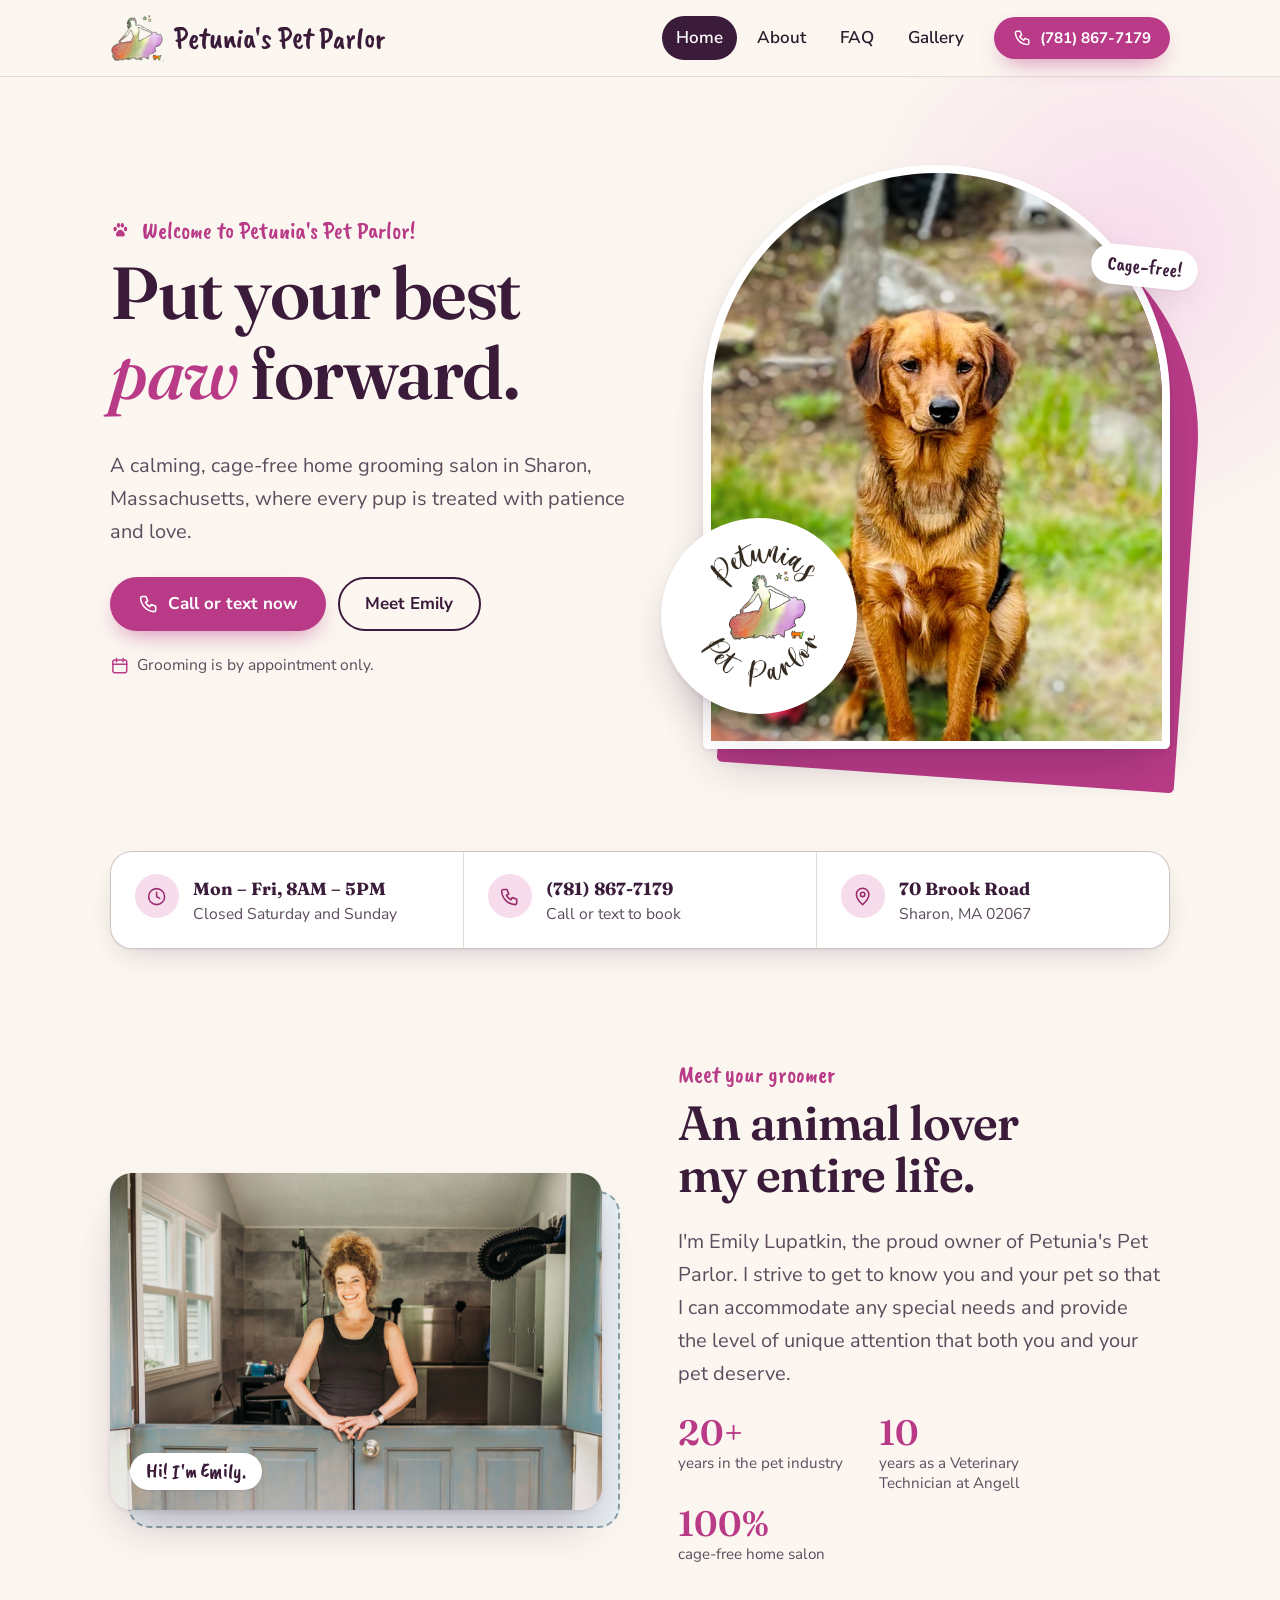
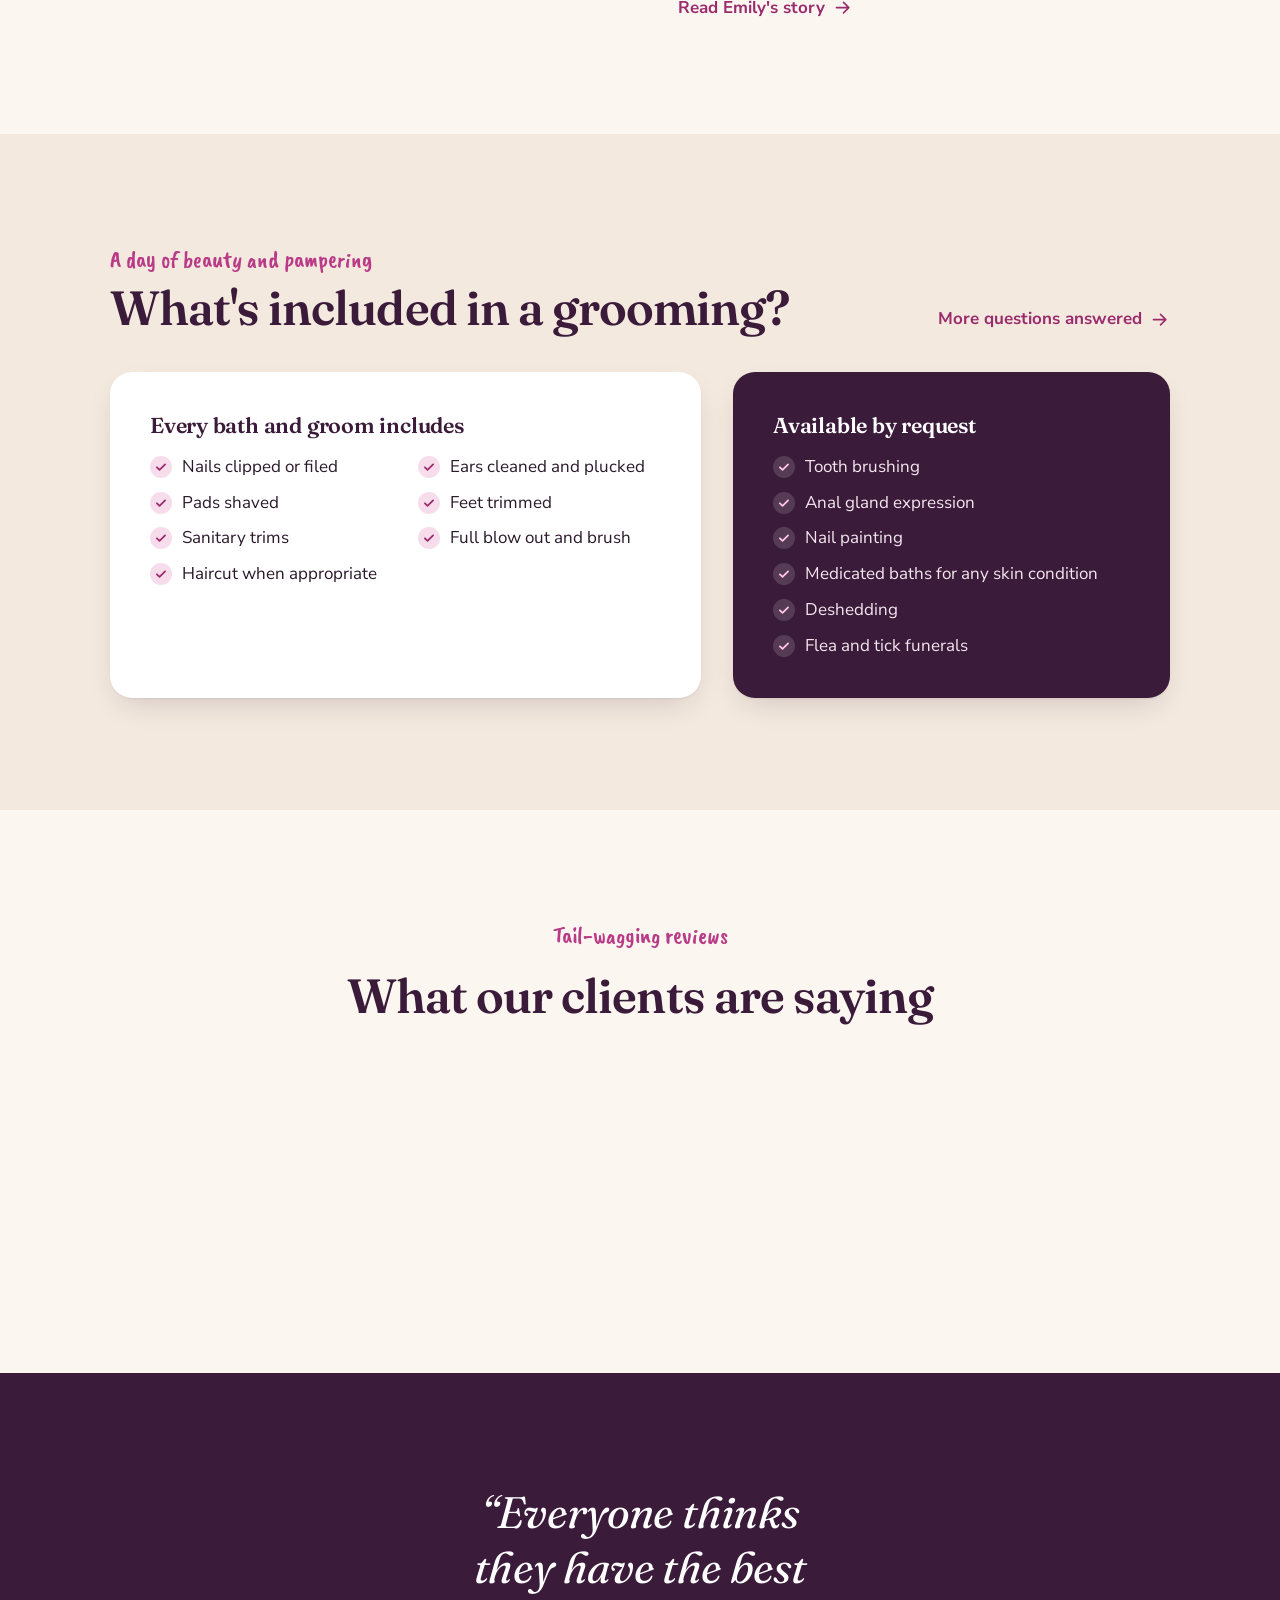
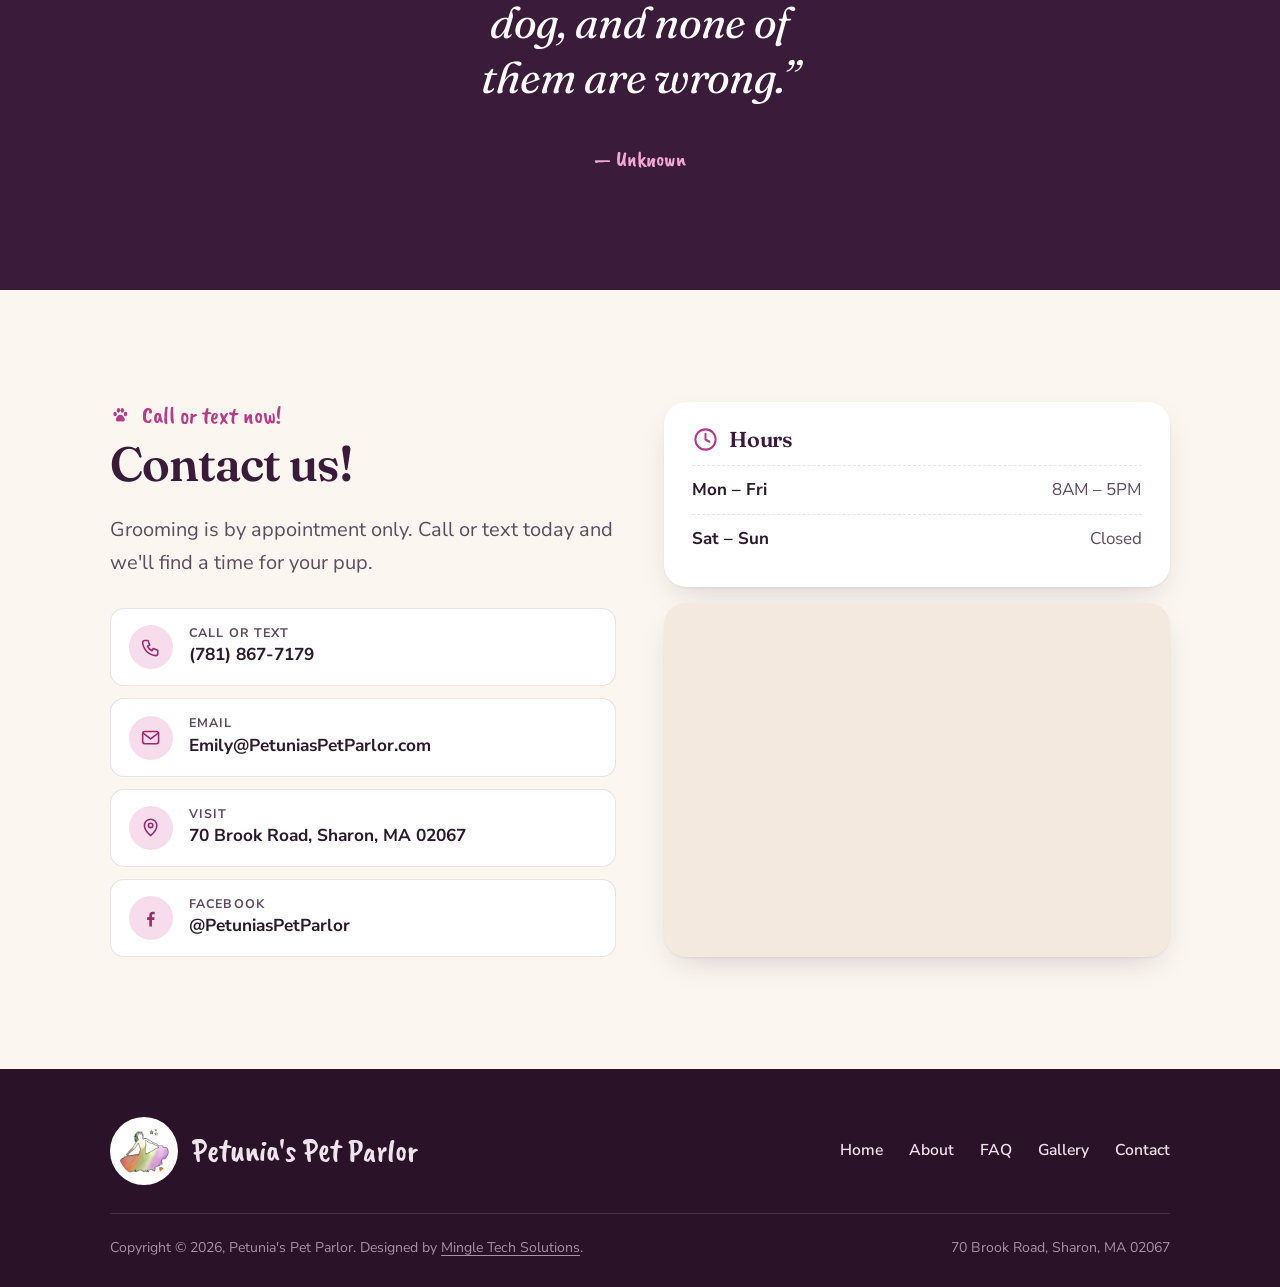
<file: index.html>
<!DOCTYPE html>
<html lang="en">
<head>
    <meta charset="UTF-8">
    <meta name="viewport" content="width=device-width, initial-scale=1.0">
    <title>Petunia's Pet Parlor | Dog Grooming in Sharon, MA</title>
    <meta name="description" content="Cage-free, one-on-one dog grooming in a calm home salon in Sharon, MA. By appointment only. Call or text (781) 867-7179.">
    <meta name="theme-color" content="#3b1b3a">
    <meta property="og:title" content="Petunia's Pet Parlor | Dog Grooming in Sharon, MA">
    <meta property="og:description" content="Cage-free, one-on-one dog grooming in a calm home salon in Sharon, MA. By appointment only. Call or text (781) 867-7179.">
    <meta property="og:type" content="website">
    <meta property="og:image" content="https://petuniaspetparlor.com/img/me.jpg">
    <link rel="icon" href="./res/favicon.png" type="image/png">
    <link rel="preconnect" href="https://fonts.googleapis.com">
    <link rel="preconnect" href="https://fonts.gstatic.com" crossorigin>
    <link rel="stylesheet" href="https://fonts.googleapis.com/css2?family=Caveat+Brush&family=Fraunces:ital,opsz,wght@0,9..144,400..700;1,9..144,400..700&family=Nunito+Sans:opsz,wght@6..12,400..800&display=swap">
    <link rel="stylesheet" href="./res/site.css">
</head>
<body>
    <a class="skip" href="#main">Skip to content</a>

    <header class="site-header">
        <div class="wrap site-header__inner">
            <a class="brand" href="./" aria-label="Petunia's Pet Parlor home">
                <img src="img/logo_mark.png" alt="" width="280" height="249">
                Petunia's Pet Parlor
            </a>
            <button class="nav-toggle" type="button" aria-controls="nav" aria-expanded="false" aria-label="Toggle navigation"><span></span></button>
            <nav class="nav" id="nav" aria-label="Main">
                <a class="nav__link" href="./" aria-current="page">Home</a>
                <a class="nav__link" href="./about">About</a>
                <a class="nav__link" href="./faq">FAQ</a>
                <a class="nav__link" href="./gallery">Gallery</a>
                <a class="btn btn--primary btn--sm" href="tel:+17818677179"><svg class="icon" aria-hidden="true"><use href="res/icons.svg#phone"/></svg>(781) 867-7179</a>
            </nav>
        </div>
    </header>

    <main id="main">
        <section class="hero">
            <div class="wrap hero__grid">
                <div class="hero__copy">
                    <p class="eyebrow"><svg class="icon icon--fill" aria-hidden="true"><use href="res/icons.svg#paw"/></svg>Welcome to Petunia's Pet Parlor!</p>
                    <h1>Put your best <em>paw</em> forward.</h1>
                    <p class="lede">A calming, cage-free home grooming salon in Sharon, Massachusetts, where every pup is treated with patience and love.</p>
                    <div class="hero__actions">
                        <a class="btn btn--primary" href="tel:+17818677179"><svg class="icon" aria-hidden="true"><use href="res/icons.svg#phone"/></svg>Call or text now</a>
                        <a class="btn btn--ghost" href="./about">Meet Emily</a>
                    </div>
                    <p class="hero__note"><svg class="icon" aria-hidden="true"><use href="res/icons.svg#calendar"/></svg>Grooming is by appointment only.</p>
                </div>
                <div class="hero__art">
                    <img class="hero__photo" src="img/bg1.jpg" alt="A golden-brown dog sitting politely in the yard" width="851" height="850" fetchpriority="high">
                    <img class="hero__mark" src="img/logo.png" alt="Petunia's Pet Parlor logo" width="737" height="900">
                    <span class="hero__badge">Cage-free!</span>
                </div>
            </div>
        </section>

        <section class="wrap" aria-label="At a glance">
            <div class="facts reveal">
                <div class="fact">
                    <span class="fact__icon"><svg class="icon" aria-hidden="true"><use href="res/icons.svg#clock"/></svg></span>
                    <div><strong>Mon &ndash; Fri, 8AM &ndash; 5PM</strong><span>Closed Saturday and Sunday</span></div>
                </div>
                <a class="fact" href="tel:+17818677179">
                    <span class="fact__icon"><svg class="icon" aria-hidden="true"><use href="res/icons.svg#phone"/></svg></span>
                    <div><strong>(781) 867-7179</strong><span>Call or text to book</span></div>
                </a>
                <a class="fact" href="https://goo.gl/maps/gtGragKAgEvrZhxr6" target="_blank" rel="noopener">
                    <span class="fact__icon"><svg class="icon" aria-hidden="true"><use href="res/icons.svg#pin"/></svg></span>
                    <div><strong>70 Brook Road</strong><span>Sharon, MA 02067</span></div>
                </a>
            </div>
        </section>

        <section class="section">
            <div class="wrap split">
                <figure class="split__photo reveal" style="margin:0">
                    <img src="img/me.jpg" alt="Emily smiling over the half door of her home grooming salon" width="1125" height="772" loading="lazy">
                    <figcaption>Hi! I'm Emily.</figcaption>
                </figure>
                <div class="reveal">
                    <p class="eyebrow">Meet your groomer</p>
                    <h2>An animal lover my entire life.</h2>
                    <p class="lede">I'm Emily Lupatkin, the proud owner of Petunia's Pet Parlor. I strive to get to know you and your pet so that I can accommodate any special needs and provide the level of unique attention that both you and your pet deserve.</p>
                    <ul class="stats">
                        <li><b>20+</b>years in the pet industry</li>
                        <li><b>10</b>years as a Veterinary Technician at Angell</li>
                        <li><b>100%</b>cage-free home salon</li>
                    </ul>
                    <a class="link-arrow" href="./about">Read Emily's story <svg class="icon" aria-hidden="true"><use href="res/icons.svg#arrow"/></svg></a>
                </div>
            </div>
        </section>

        <section class="section section--tint">
            <div class="wrap">
                <div class="section-head">
                    <div>
                        <p class="eyebrow">A day of beauty and pampering</p>
                        <h2>What's included in a grooming?</h2>
                    </div>
                    <a class="link-arrow" href="./faq">More questions answered <svg class="icon" aria-hidden="true"><use href="res/icons.svg#arrow"/></svg></a>
                </div>
                <div class="included">
                    <div class="panel reveal">
                        <h3>Every bath and groom includes</h3>
                        <ul class="checks">
                            <li><svg class="icon" aria-hidden="true"><use href="res/icons.svg#check"/></svg>Nails clipped or filed</li>
                            <li><svg class="icon" aria-hidden="true"><use href="res/icons.svg#check"/></svg>Ears cleaned and plucked</li>
                            <li><svg class="icon" aria-hidden="true"><use href="res/icons.svg#check"/></svg>Pads shaved</li>
                            <li><svg class="icon" aria-hidden="true"><use href="res/icons.svg#check"/></svg>Feet trimmed</li>
                            <li><svg class="icon" aria-hidden="true"><use href="res/icons.svg#check"/></svg>Sanitary trims</li>
                            <li><svg class="icon" aria-hidden="true"><use href="res/icons.svg#check"/></svg>Full blow out and brush</li>
                            <li><svg class="icon" aria-hidden="true"><use href="res/icons.svg#check"/></svg>Haircut when appropriate</li>
                        </ul>
                    </div>
                    <div class="panel panel--plum reveal">
                        <h3>Available by request</h3>
                        <ul class="checks">
                            <li><svg class="icon" aria-hidden="true"><use href="res/icons.svg#check"/></svg>Tooth brushing</li>
                            <li><svg class="icon" aria-hidden="true"><use href="res/icons.svg#check"/></svg>Anal gland expression</li>
                            <li><svg class="icon" aria-hidden="true"><use href="res/icons.svg#check"/></svg>Nail painting</li>
                            <li><svg class="icon" aria-hidden="true"><use href="res/icons.svg#check"/></svg>Medicated baths for any skin condition</li>
                            <li><svg class="icon" aria-hidden="true"><use href="res/icons.svg#check"/></svg>Deshedding</li>
                            <li><svg class="icon" aria-hidden="true"><use href="res/icons.svg#check"/></svg>Flea and tick funerals</li>
                        </ul>
                    </div>
                </div>
            </div>
        </section>

        <section class="section">
            <div class="wrap">
                <div class="section-head section-head--center">
                    <p class="eyebrow">Tail-wagging reviews</p>
                    <h2>What our clients are saying</h2>
                </div>
                <div class="reviews">
                    <div id="reviews-widget-328"></div>
                </div>
            </div>
        </section>

        <section class="section quote">
            <div class="wrap">
                <blockquote>
                    <p>&ldquo;Everyone thinks they have the best dog, and none of them are wrong.&rdquo;</p>
                    <footer>&mdash; Unknown</footer>
                </blockquote>
            </div>
        </section>

        <section class="section" id="contact">
            <div class="wrap contact">
                <div>
                    <p class="eyebrow"><svg class="icon icon--fill" aria-hidden="true"><use href="res/icons.svg#paw"/></svg>Call or text now!</p>
                    <h2>Contact us!</h2>
                    <p class="lede">Grooming is by appointment only. Call or text today and we'll find a time for your pup.</p>
                    <ul class="contact__list">
                        <li><a class="contact__item" href="tel:+17818677179">
                            <span class="fact__icon"><svg class="icon" aria-hidden="true"><use href="res/icons.svg#phone"/></svg></span>
                            <span><small>Call or text</small><b>(781) 867-7179</b></span>
                        </a></li>
                        <li><a class="contact__item" href="mailto:emily@petuniaspetparlor.com">
                            <span class="fact__icon"><svg class="icon" aria-hidden="true"><use href="res/icons.svg#mail"/></svg></span>
                            <span><small>Email</small><b>Emily@PetuniasPetParlor.com</b></span>
                        </a></li>
                        <li><a class="contact__item" href="https://goo.gl/maps/gtGragKAgEvrZhxr6" target="_blank" rel="noopener">
                            <span class="fact__icon"><svg class="icon" aria-hidden="true"><use href="res/icons.svg#pin"/></svg></span>
                            <span><small>Visit</small><b>70 Brook Road, Sharon, MA 02067</b></span>
                        </a></li>
                        <li><a class="contact__item" href="https://www.facebook.com/PetuniasPetParlor/" target="_blank" rel="noopener">
                            <span class="fact__icon"><svg class="icon icon--fill" aria-hidden="true"><use href="res/icons.svg#facebook"/></svg></span>
                            <span><small>Facebook</small><b>@PetuniasPetParlor</b></span>
                        </a></li>
                    </ul>
                </div>
                <div class="contact__side">
                    <div class="panel hours">
                        <h3><svg class="icon" aria-hidden="true"><use href="res/icons.svg#clock"/></svg>Hours</h3>
                        <dl>
                            <div><dt>Mon &ndash; Fri</dt><dd>8AM &ndash; 5PM</dd></div>
                            <div><dt>Sat &ndash; Sun</dt><dd>Closed</dd></div>
                        </dl>
                    </div>
                    <div class="map">
                        <iframe title="Map to 70 Brook Road, Sharon, MA" src="https://www.google.com/maps?q=70+Brook+Road,+Sharon,+MA+02067&amp;output=embed" loading="lazy" referrerpolicy="no-referrer-when-downgrade"></iframe>
                    </div>
                </div>
            </div>
        </section>
    </main>

    <footer class="site-footer">
        <div class="wrap">
            <div class="site-footer__top">
                <a class="site-footer__logo" href="./"><img src="img/logo_mark.png" alt="" width="280" height="249" loading="lazy">Petunia's Pet Parlor</a>
                <nav aria-label="Footer">
                    <a href="./">Home</a>
                    <a href="./about">About</a>
                    <a href="./faq">FAQ</a>
                    <a href="./gallery">Gallery</a>
                    <a href="./#contact">Contact</a>
                </nav>
            </div>
            <div class="site-footer__bottom">
                <span>Copyright &copy; <span data-year>2026</span>, Petunia's Pet Parlor. Designed by <a href="https://mingletechsolutions.com/" target="_blank" rel="noopener">Mingle Tech Solutions</a>.</span>
                <span>70 Brook Road, Sharon, MA 02067</span>
            </div>
        </div>
    </footer>

    <script src="./res/site.js"></script>
    <script src="https://starwall.io/embed/9PjF2poiEyxhSB8voiCmqb6zwb5QMZrU/widget.js" async></script>
</body>
</html>
</file>
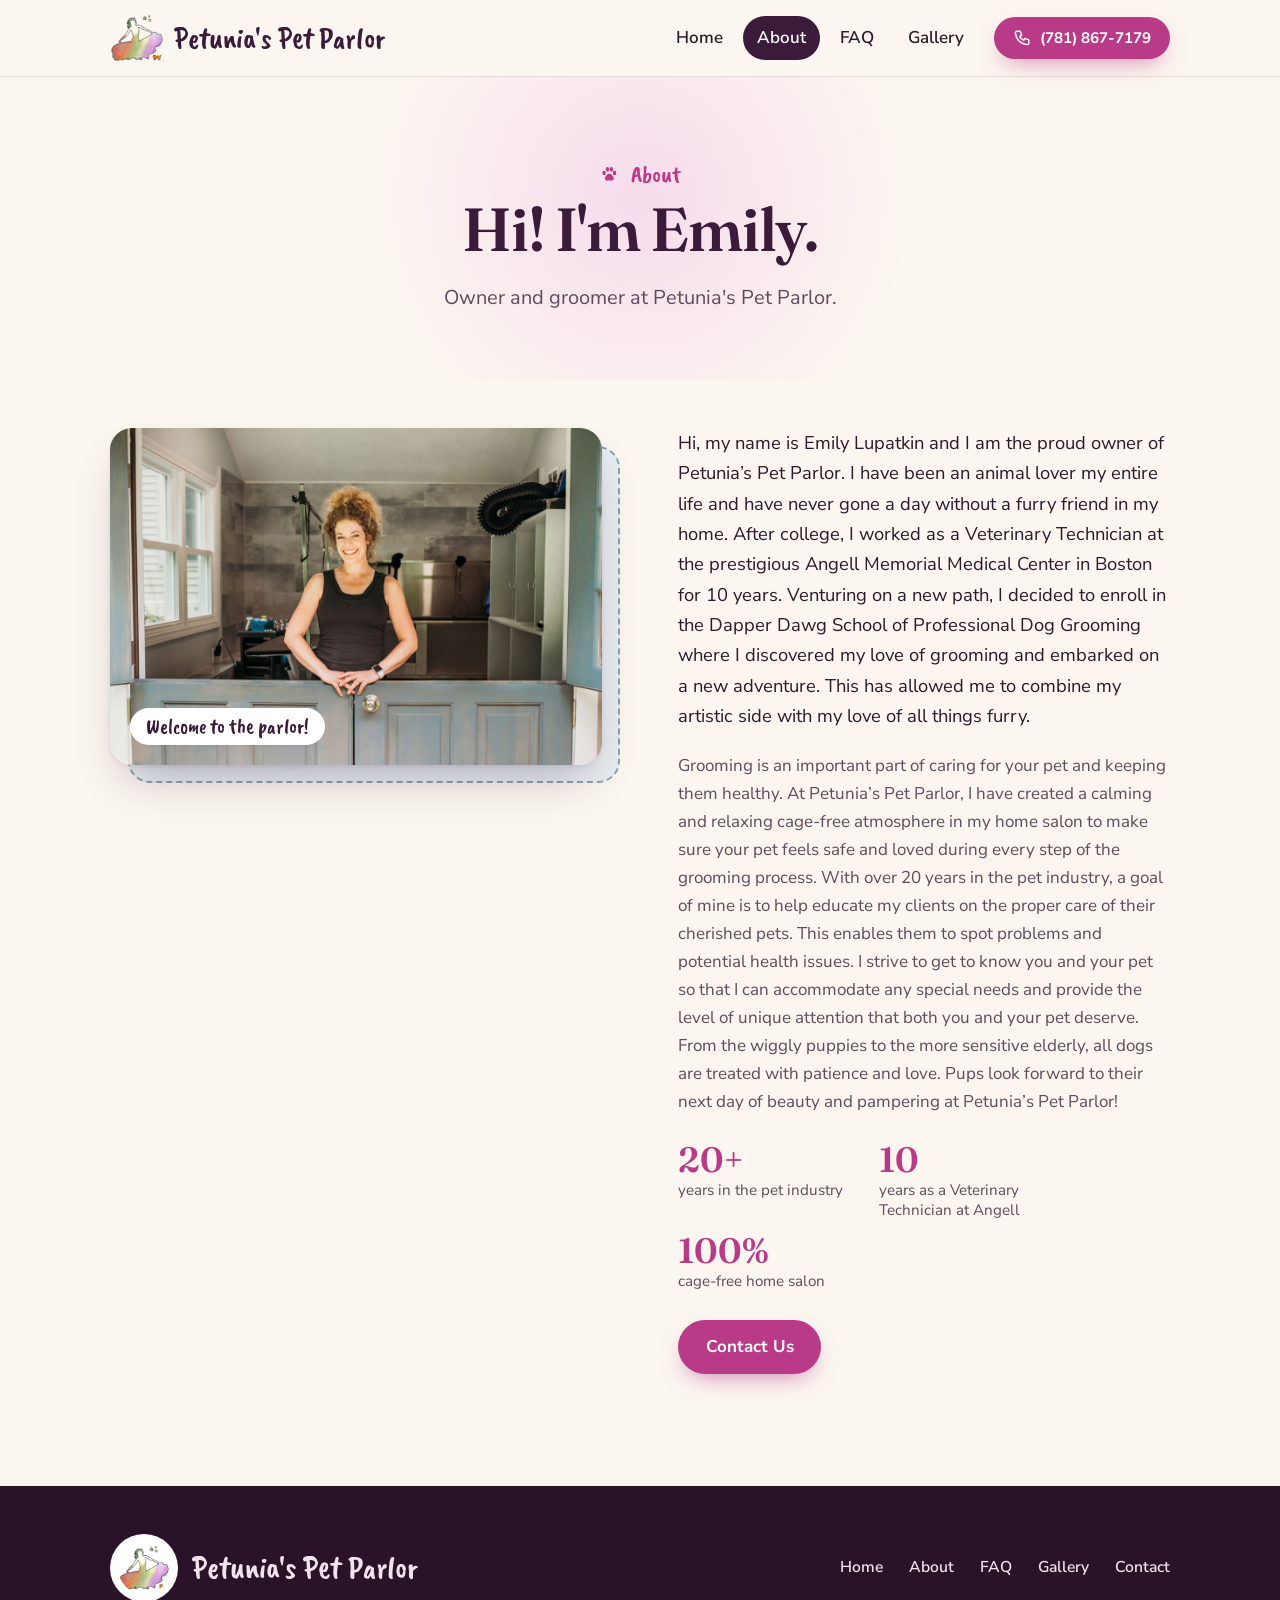
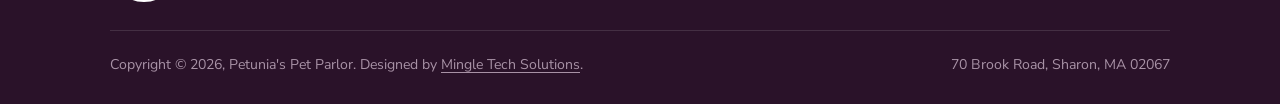
<file: about.html>
<!DOCTYPE html>
<html lang="en">
<head>
    <meta charset="UTF-8">
    <meta name="viewport" content="width=device-width, initial-scale=1.0">
    <title>About | Petunia's Pet Parlor</title>
    <meta name="description" content="Meet Emily Lupatkin, owner and groomer at Petunia's Pet Parlor in Sharon, MA, with over 20 years in the pet industry.">
    <meta name="theme-color" content="#3b1b3a">
    <meta property="og:title" content="About | Petunia's Pet Parlor">
    <meta property="og:description" content="Meet Emily Lupatkin, owner and groomer at Petunia's Pet Parlor in Sharon, MA, with over 20 years in the pet industry.">
    <meta property="og:type" content="website">
    <meta property="og:image" content="https://petuniaspetparlor.com/img/me.jpg">
    <link rel="icon" href="./res/favicon.png" type="image/png">
    <link rel="preconnect" href="https://fonts.googleapis.com">
    <link rel="preconnect" href="https://fonts.gstatic.com" crossorigin>
    <link rel="stylesheet" href="https://fonts.googleapis.com/css2?family=Caveat+Brush&family=Fraunces:ital,opsz,wght@0,9..144,400..700;1,9..144,400..700&family=Nunito+Sans:opsz,wght@6..12,400..800&display=swap">
    <link rel="stylesheet" href="./res/site.css">
</head>
<body>
    <a class="skip" href="#main">Skip to content</a>

    <header class="site-header">
        <div class="wrap site-header__inner">
            <a class="brand" href="./" aria-label="Petunia's Pet Parlor home">
                <img src="img/logo_mark.png" alt="" width="280" height="249">
                Petunia's Pet Parlor
            </a>
            <button class="nav-toggle" type="button" aria-controls="nav" aria-expanded="false" aria-label="Toggle navigation"><span></span></button>
            <nav class="nav" id="nav" aria-label="Main">
                <a class="nav__link" href="./">Home</a>
                <a class="nav__link" href="./about" aria-current="page">About</a>
                <a class="nav__link" href="./faq">FAQ</a>
                <a class="nav__link" href="./gallery">Gallery</a>
                <a class="btn btn--primary btn--sm" href="tel:+17818677179"><svg class="icon" aria-hidden="true"><use href="res/icons.svg#phone"/></svg>(781) 867-7179</a>
            </nav>
        </div>
    </header>

    <main id="main">
        <section class="page-head">
            <div class="wrap">
                <p class="eyebrow"><svg class="icon icon--fill" aria-hidden="true"><use href="res/icons.svg#paw"/></svg>About</p>
                <h1>Hi! I'm Emily.</h1>
                <p class="lede">Owner and groomer at Petunia's Pet Parlor.</p>
            </div>
        </section>

        <section class="section">
            <div class="wrap split split--top">
                <figure class="split__photo" style="margin:0">
                    <img src="img/me.jpg" alt="Emily smiling over the half door of her home grooming salon" width="1125" height="772">
                    <figcaption>Welcome to the parlor!</figcaption>
                </figure>
                <div class="prose">
                    <p>Hi, my name is Emily Lupatkin and I am the proud owner of Petunia&rsquo;s Pet Parlor. I have been an animal lover my entire life and have never gone a day without a furry friend in my home. After college, I worked as a Veterinary Technician at the prestigious Angell Memorial Medical Center in Boston for 10 years. Venturing on a new path, I decided to enroll in the Dapper Dawg School of Professional Dog Grooming where I discovered my love of grooming and embarked on a new adventure. This has allowed me to combine my artistic side with my love of all things furry.</p>
                    <p>Grooming is an important part of caring for your pet and keeping them healthy. At Petunia&rsquo;s Pet Parlor, I have created a calming and relaxing cage-free atmosphere in my home salon to make sure your pet feels safe and loved during every step of the grooming process. With over 20 years in the pet industry, a goal of mine is to help educate my clients on the proper care of their cherished pets. This enables them to spot problems and potential health issues. I strive to get to know you and your pet so that I can accommodate any special needs and provide the level of unique attention that both you and your pet deserve. From the wiggly puppies to the more sensitive elderly, all dogs are treated with patience and love. Pups look forward to their next day of beauty and pampering at Petunia&rsquo;s Pet Parlor!</p>
                    <ul class="stats">
                        <li><b>20+</b>years in the pet industry</li>
                        <li><b>10</b>years as a Veterinary Technician at Angell</li>
                        <li><b>100%</b>cage-free home salon</li>
                    </ul>
                    <a class="btn btn--primary" href="./#contact">Contact Us</a>
                </div>
            </div>
        </section>
    </main>

    <footer class="site-footer">
        <div class="wrap">
            <div class="site-footer__top">
                <a class="site-footer__logo" href="./"><img src="img/logo_mark.png" alt="" width="280" height="249" loading="lazy">Petunia's Pet Parlor</a>
                <nav aria-label="Footer">
                    <a href="./">Home</a>
                    <a href="./about">About</a>
                    <a href="./faq">FAQ</a>
                    <a href="./gallery">Gallery</a>
                    <a href="./#contact">Contact</a>
                </nav>
            </div>
            <div class="site-footer__bottom">
                <span>Copyright &copy; <span data-year>2026</span>, Petunia's Pet Parlor. Designed by <a href="https://mingletechsolutions.com/" target="_blank" rel="noopener">Mingle Tech Solutions</a>.</span>
                <span>70 Brook Road, Sharon, MA 02067</span>
            </div>
        </div>
    </footer>

    <script src="./res/site.js"></script>
</body>
</html>
</file>
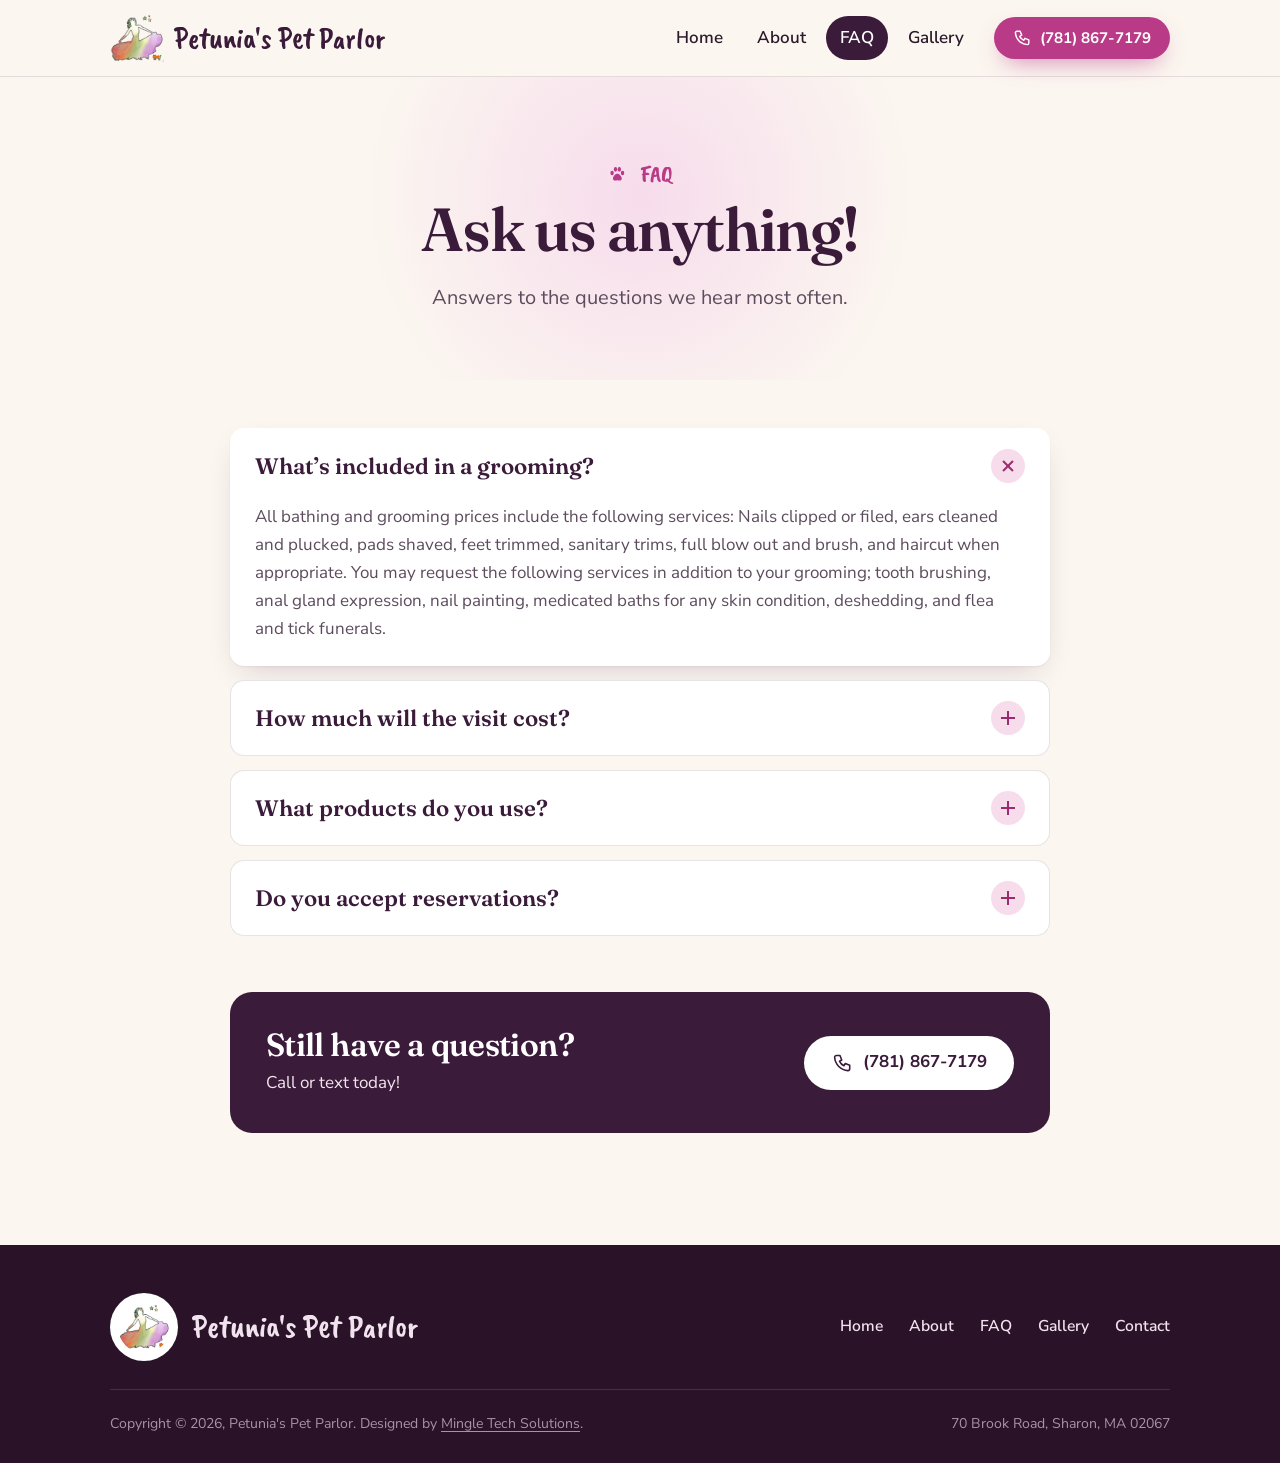
<file: faq.html>
<!DOCTYPE html>
<html lang="en">
<head>
    <meta charset="UTF-8">
    <meta name="viewport" content="width=device-width, initial-scale=1.0">
    <title>FAQ | Petunia's Pet Parlor</title>
    <meta name="description" content="What's included in a grooming, pricing, products and appointments at Petunia's Pet Parlor.">
    <meta name="theme-color" content="#3b1b3a">
    <meta property="og:title" content="FAQ | Petunia's Pet Parlor">
    <meta property="og:description" content="What's included in a grooming, pricing, products and appointments at Petunia's Pet Parlor.">
    <meta property="og:type" content="website">
    <meta property="og:image" content="https://petuniaspetparlor.com/img/me.jpg">
    <link rel="icon" href="./res/favicon.png" type="image/png">
    <link rel="preconnect" href="https://fonts.googleapis.com">
    <link rel="preconnect" href="https://fonts.gstatic.com" crossorigin>
    <link rel="stylesheet" href="https://fonts.googleapis.com/css2?family=Caveat+Brush&family=Fraunces:ital,opsz,wght@0,9..144,400..700;1,9..144,400..700&family=Nunito+Sans:opsz,wght@6..12,400..800&display=swap">
    <link rel="stylesheet" href="./res/site.css">
</head>
<body>
    <a class="skip" href="#main">Skip to content</a>

    <header class="site-header">
        <div class="wrap site-header__inner">
            <a class="brand" href="./" aria-label="Petunia's Pet Parlor home">
                <img src="img/logo_mark.png" alt="" width="280" height="249">
                Petunia's Pet Parlor
            </a>
            <button class="nav-toggle" type="button" aria-controls="nav" aria-expanded="false" aria-label="Toggle navigation"><span></span></button>
            <nav class="nav" id="nav" aria-label="Main">
                <a class="nav__link" href="./">Home</a>
                <a class="nav__link" href="./about">About</a>
                <a class="nav__link" href="./faq" aria-current="page">FAQ</a>
                <a class="nav__link" href="./gallery">Gallery</a>
                <a class="btn btn--primary btn--sm" href="tel:+17818677179"><svg class="icon" aria-hidden="true"><use href="res/icons.svg#phone"/></svg>(781) 867-7179</a>
            </nav>
        </div>
    </header>

    <main id="main">
        <section class="page-head">
            <div class="wrap">
                <p class="eyebrow"><svg class="icon icon--fill" aria-hidden="true"><use href="res/icons.svg#paw"/></svg>FAQ</p>
                <h1>Ask us anything!</h1>
                <p class="lede">Answers to the questions we hear most often.</p>
            </div>
        </section>

        <section class="section">
            <div class="wrap">
                <div class="faq">
                    <details open>
                        <summary>What&rsquo;s included in a grooming?</summary>
                        <div class="faq__body"><p>All bathing and grooming prices include the following services: Nails clipped or filed, ears cleaned and plucked, pads shaved, feet trimmed, sanitary trims, full blow out and brush, and haircut when appropriate. You may request the following services in addition to your grooming; tooth brushing, anal gland expression, nail painting, medicated baths for any skin condition, deshedding, and flea and tick funerals.</p></div>
                    </details>
                    <details>
                        <summary>How much will the visit cost?</summary>
                        <div class="faq__body"><p>Prices vary depending on your pup's breed and condition, length of time for styling, approximate weight, and behavior during his or her visit. On most occasions we are able to provide an over-the-phone price range for your selected services and an exact price when you arrive for your appointment.</p></div>
                    </details>
                    <details>
                        <summary>What products do you use?</summary>
                        <div class="faq__body"><p>We use premium, all-natural, cruelty free shampoos and conditioners formulated for a variety of skin and coat care needs. Our lightweight gentle cleansers nourish your dog&rsquo;s fur, soothe their skin, and leave their coat looking shiny, healthy, and smelling fresh as a petunia! Specialty products designed to naturally medicate and deliver therapeutic relief for seasonal skin irritations, including soothing oatmeal, flea and tick, and hypoallergenic shampoos are also available.</p></div>
                    </details>
                    <details>
                        <summary>Do you accept reservations?</summary>
                        <div class="faq__body"><p>Yes, we accept reservations/appointments! Grooming is by appointment ONLY. Call or text today!</p></div>
                    </details>
                </div>
                <div class="cta-band">
                    <div>
                        <h2>Still have a question?</h2>
                        <p>Call or text today!</p>
                    </div>
                    <a class="btn btn--light" href="tel:+17818677179"><svg class="icon" aria-hidden="true"><use href="res/icons.svg#phone"/></svg>(781) 867-7179</a>
                </div>
            </div>
        </section>
    </main>

    <footer class="site-footer">
        <div class="wrap">
            <div class="site-footer__top">
                <a class="site-footer__logo" href="./"><img src="img/logo_mark.png" alt="" width="280" height="249" loading="lazy">Petunia's Pet Parlor</a>
                <nav aria-label="Footer">
                    <a href="./">Home</a>
                    <a href="./about">About</a>
                    <a href="./faq">FAQ</a>
                    <a href="./gallery">Gallery</a>
                    <a href="./#contact">Contact</a>
                </nav>
            </div>
            <div class="site-footer__bottom">
                <span>Copyright &copy; <span data-year>2026</span>, Petunia's Pet Parlor. Designed by <a href="https://mingletechsolutions.com/" target="_blank" rel="noopener">Mingle Tech Solutions</a>.</span>
                <span>70 Brook Road, Sharon, MA 02067</span>
            </div>
        </div>
    </footer>

    <script src="./res/site.js"></script>
</body>
</html>
</file>
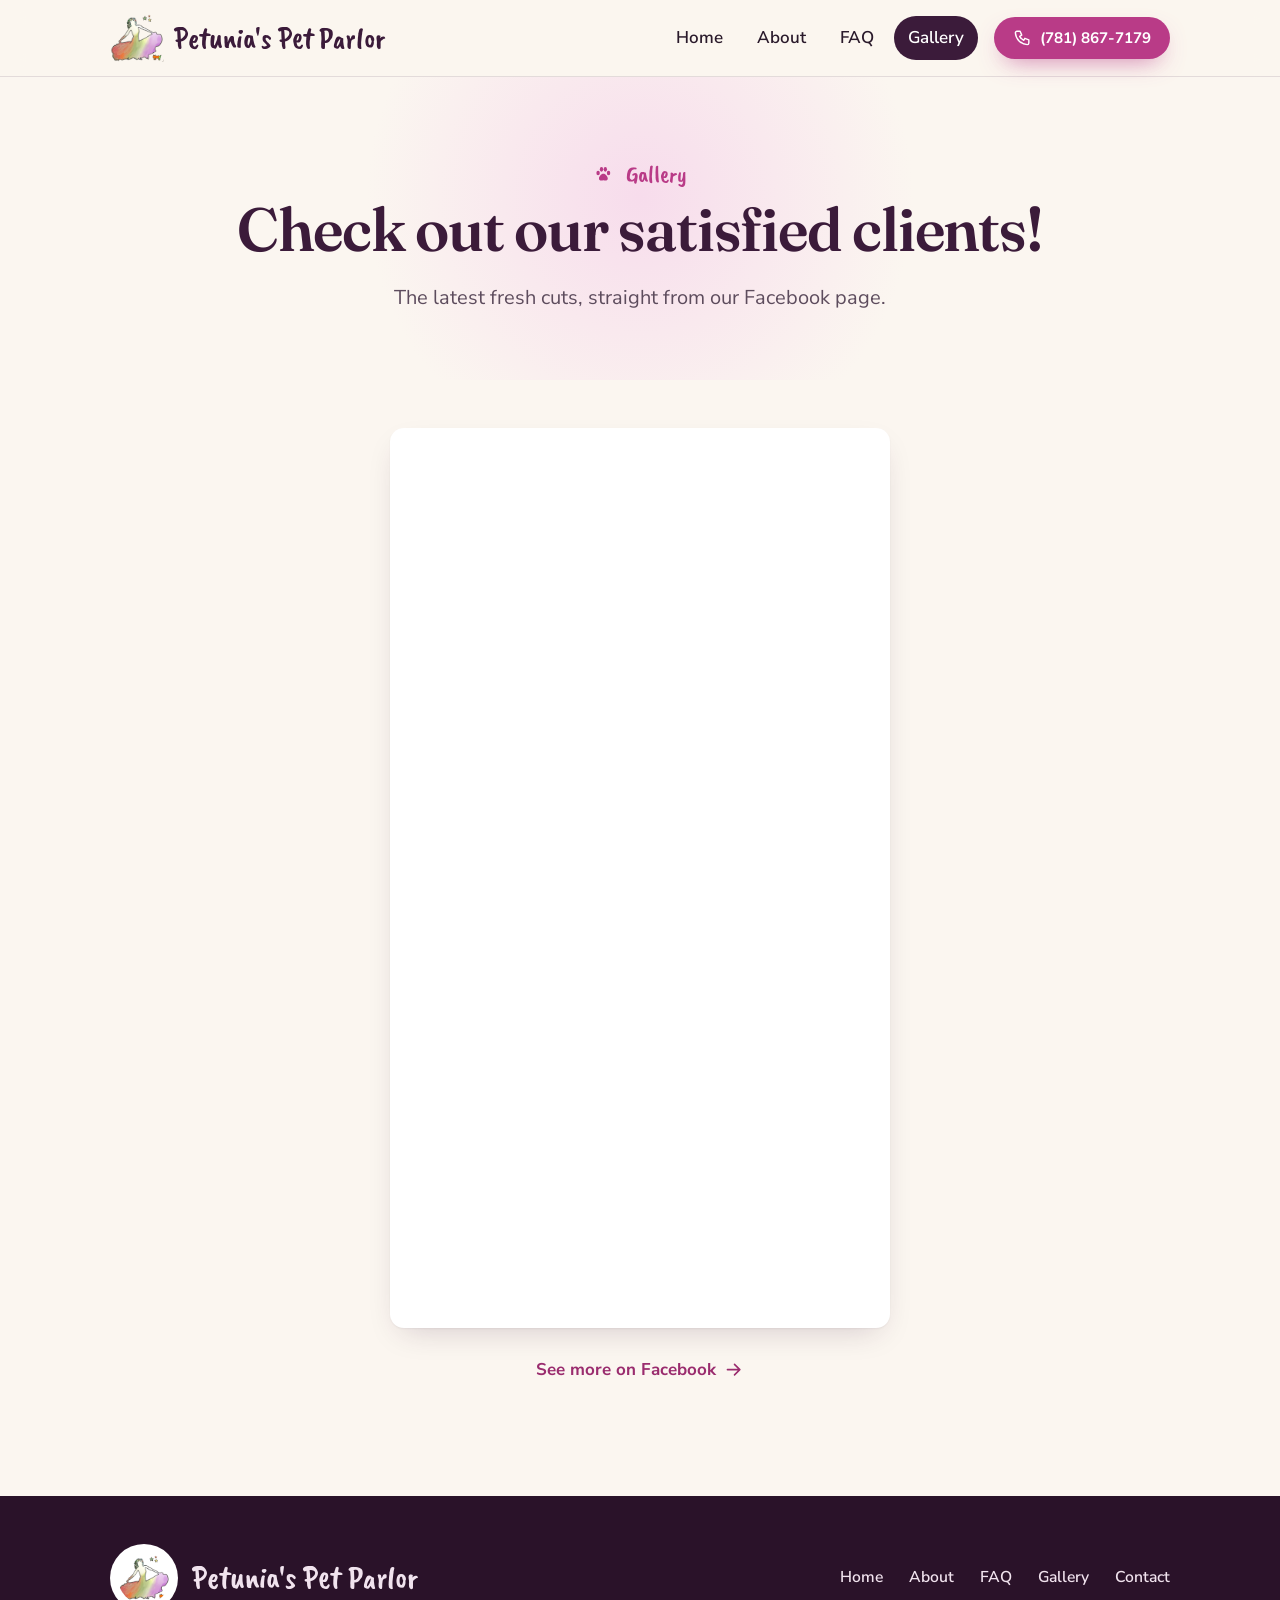
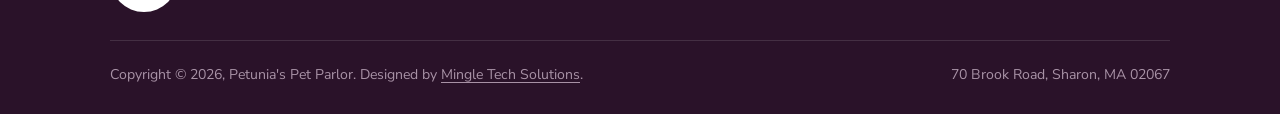
<file: gallery.html>
<!DOCTYPE html>
<html lang="en">
<head>
    <meta charset="UTF-8">
    <meta name="viewport" content="width=device-width, initial-scale=1.0">
    <title>Gallery | Petunia's Pet Parlor</title>
    <meta name="description" content="The latest photos of happy, freshly groomed clients from Petunia's Pet Parlor's Facebook page.">
    <meta name="theme-color" content="#3b1b3a">
    <meta property="og:title" content="Gallery | Petunia's Pet Parlor">
    <meta property="og:description" content="The latest photos of happy, freshly groomed clients from Petunia's Pet Parlor's Facebook page.">
    <meta property="og:type" content="website">
    <meta property="og:image" content="https://petuniaspetparlor.com/img/me.jpg">
    <link rel="icon" href="./res/favicon.png" type="image/png">
    <link rel="preconnect" href="https://fonts.googleapis.com">
    <link rel="preconnect" href="https://fonts.gstatic.com" crossorigin>
    <link rel="stylesheet" href="https://fonts.googleapis.com/css2?family=Caveat+Brush&family=Fraunces:ital,opsz,wght@0,9..144,400..700;1,9..144,400..700&family=Nunito+Sans:opsz,wght@6..12,400..800&display=swap">
    <link rel="stylesheet" href="./res/site.css">
</head>
<body>
    <a class="skip" href="#main">Skip to content</a>

    <header class="site-header">
        <div class="wrap site-header__inner">
            <a class="brand" href="./" aria-label="Petunia's Pet Parlor home">
                <img src="img/logo_mark.png" alt="" width="280" height="249">
                Petunia's Pet Parlor
            </a>
            <button class="nav-toggle" type="button" aria-controls="nav" aria-expanded="false" aria-label="Toggle navigation"><span></span></button>
            <nav class="nav" id="nav" aria-label="Main">
                <a class="nav__link" href="./">Home</a>
                <a class="nav__link" href="./about">About</a>
                <a class="nav__link" href="./faq">FAQ</a>
                <a class="nav__link" href="./gallery" aria-current="page">Gallery</a>
                <a class="btn btn--primary btn--sm" href="tel:+17818677179"><svg class="icon" aria-hidden="true"><use href="res/icons.svg#phone"/></svg>(781) 867-7179</a>
            </nav>
        </div>
    </header>

    <main id="main">
        <section class="page-head">
            <div class="wrap">
                <p class="eyebrow"><svg class="icon icon--fill" aria-hidden="true"><use href="res/icons.svg#paw"/></svg>Gallery</p>
                <h1>Check out our satisfied clients!</h1>
                <p class="lede">The latest fresh cuts, straight from our Facebook page.</p>
            </div>
        </section>

        <section class="section">
            <div class="wrap">
                <div class="fb-feed">
                    <iframe src="https://www.facebook.com/plugins/page.php?href=https%3A%2F%2Fwww.facebook.com%2FPetuniasPetParlor%2F&amp;tabs=timeline&amp;width=500&amp;height=900&amp;small_header=true&amp;adapt_container_width=true&amp;hide_cover=false&amp;show_facepile=false" title="Petunia's Pet Parlor on Facebook" width="500" height="900" loading="lazy" scrolling="no" frameborder="0" allowfullscreen allow="autoplay; clipboard-write; encrypted-media; picture-in-picture; web-share"></iframe>
                    <a class="link-arrow" href="https://www.facebook.com/PetuniasPetParlor/" target="_blank" rel="noopener">See more on Facebook <svg class="icon" aria-hidden="true"><use href="res/icons.svg#arrow"/></svg></a>
                </div>
            </div>
        </section>
    </main>

    <footer class="site-footer">
        <div class="wrap">
            <div class="site-footer__top">
                <a class="site-footer__logo" href="./"><img src="img/logo_mark.png" alt="" width="280" height="249" loading="lazy">Petunia's Pet Parlor</a>
                <nav aria-label="Footer">
                    <a href="./">Home</a>
                    <a href="./about">About</a>
                    <a href="./faq">FAQ</a>
                    <a href="./gallery">Gallery</a>
                    <a href="./#contact">Contact</a>
                </nav>
            </div>
            <div class="site-footer__bottom">
                <span>Copyright &copy; <span data-year>2026</span>, Petunia's Pet Parlor. Designed by <a href="https://mingletechsolutions.com/" target="_blank" rel="noopener">Mingle Tech Solutions</a>.</span>
                <span>70 Brook Road, Sharon, MA 02067</span>
            </div>
        </div>
    </footer>

    <script src="./res/site.js"></script>
</body>
</html>
</file>
<file: res/site.css>
/* Petunia's Pet Parlor */

:root {
    --cream: #fbf6f0;
    --cream-deep: #f3e9de;
    --paper: #ffffff;
    --ink: #2a1a2b;
    --ink-soft: #5d4c5d;
    --plum: #3b1b3a;
    --plum-deep: #2a1229;
    --petunia: #b93b87;
    --petunia-dark: #9a2c6e;
    --petunia-soft: #f7dcec;
    --petunia-mist: #fceff6;
    --slate: #6f8c9b;
    --slate-soft: #e3ecf0;
    --line: rgba(59, 27, 58, 0.12);

    --font-display: "Fraunces", Georgia, "Times New Roman", serif;
    --font-body: "Nunito Sans", system-ui, -apple-system, "Segoe UI", Roboto, sans-serif;
    --font-brand: "Caveat Brush", "Comic Sans MS", cursive;

    --radius: 22px;
    --radius-sm: 14px;
    --shadow: 0 1px 2px rgba(59, 27, 58, 0.06), 0 12px 32px -12px rgba(59, 27, 58, 0.22);
    --shadow-lift: 0 2px 4px rgba(59, 27, 58, 0.08), 0 24px 48px -16px rgba(59, 27, 58, 0.32);
    --wrap: 1140px;
}

*, *::before, *::after { box-sizing: border-box; }

html {
    scroll-behavior: smooth;
    scroll-padding-top: 96px;
    -webkit-text-size-adjust: 100%;
}

body {
    margin: 0;
    background: var(--cream);
    color: var(--ink);
    font-family: var(--font-body);
    font-size: 1.0625rem;
    line-height: 1.65;
    -webkit-font-smoothing: antialiased;
    overflow-x: hidden;
}

img { display: block; max-width: 100%; height: auto; }

a { color: var(--petunia-dark); text-underline-offset: 3px; }
a:hover { color: var(--petunia); }

h1, h2, h3 {
    font-family: var(--font-display);
    font-weight: 600;
    line-height: 1.08;
    letter-spacing: -0.02em;
    margin: 0 0 0.5em;
    color: var(--plum);
    text-wrap: balance;
}
h1 { font-size: clamp(2.6rem, 6.4vw, 4.6rem); }
h2 { font-size: clamp(2rem, 4.2vw, 3rem); }
h3 { font-size: 1.35rem; line-height: 1.25; letter-spacing: -0.01em; }
p { margin: 0 0 1.1em; text-wrap: pretty; }

:focus-visible {
    outline: 3px solid var(--petunia);
    outline-offset: 3px;
    border-radius: 6px;
}

.wrap {
    width: 100%;
    max-width: var(--wrap);
    margin-inline: auto;
    padding-inline: clamp(20px, 5vw, 40px);
}

.section { padding-block: clamp(64px, 9vw, 112px); }
.section--tint { background: var(--cream-deep); }

.icon {
    width: 1.25em;
    height: 1.25em;
    flex: none;
    fill: none;
    stroke: currentColor;
    stroke-width: 1.8;
    stroke-linecap: round;
    stroke-linejoin: round;
}
.icon--fill { fill: currentColor; stroke: none; }

.eyebrow {
    display: inline-flex;
    align-items: center;
    gap: 0.5em;
    font-family: var(--font-brand);
    font-size: 1.5rem;
    line-height: 1.1;
    color: var(--petunia);
    margin: 0 0 0.6rem;
}
.eyebrow .icon { width: 0.85em; height: 0.85em; }

.lede {
    font-size: clamp(1.1rem, 1.6vw, 1.25rem);
    color: var(--ink-soft);
    max-width: 34em;
}

.skip {
    position: absolute;
    left: 16px;
    top: -60px;
    z-index: 100;
    padding: 10px 16px;
    background: var(--plum);
    color: #fff;
    border-radius: 10px;
}
.skip:focus { top: 12px; color: #fff; }

/* Buttons */
.btn {
    display: inline-flex;
    align-items: center;
    justify-content: center;
    gap: 0.55em;
    padding: 0.85em 1.5em;
    border: 2px solid transparent;
    border-radius: 999px;
    font: inherit;
    font-weight: 700;
    line-height: 1.2;
    text-decoration: none;
    cursor: pointer;
    transition: transform 0.18s ease, background-color 0.18s ease, box-shadow 0.18s ease, color 0.18s ease;
}
.btn:hover { transform: translateY(-2px); }
.btn--primary {
    background: var(--petunia);
    color: #fff;
    box-shadow: 0 10px 24px -10px rgba(185, 59, 135, 0.7);
}
.btn--primary:hover { background: var(--petunia-dark); color: #fff; }
.btn--ghost { border-color: var(--plum); color: var(--plum); }
.btn--ghost:hover { background: var(--plum); color: #fff; }
.btn--light { background: #fff; color: var(--plum); }
.btn--light:hover { background: var(--petunia-soft); color: var(--plum); }
.btn--sm { padding: 0.6em 1.1em; font-size: 0.95rem; }

.link-arrow {
    display: inline-flex;
    align-items: center;
    gap: 0.4em;
    font-weight: 700;
    text-decoration: none;
}
.link-arrow .icon { transition: transform 0.18s ease; }
.link-arrow:hover .icon { transform: translateX(4px); }

/* Header */
.site-header {
    position: sticky;
    top: 0;
    z-index: 50;
    background: rgba(251, 246, 240, 0.88);
    backdrop-filter: saturate(1.4) blur(12px);
    -webkit-backdrop-filter: saturate(1.4) blur(12px);
    border-bottom: 1px solid var(--line);
}
.site-header__inner {
    display: flex;
    align-items: center;
    justify-content: space-between;
    gap: 16px;
    min-height: 76px;
}
.brand {
    display: inline-flex;
    align-items: center;
    gap: 10px;
    font-family: var(--font-brand);
    font-size: clamp(1.45rem, 3.4vw, 1.9rem);
    line-height: 1;
    color: var(--plum);
    text-decoration: none;
    white-space: nowrap;
}
.brand:hover { color: var(--petunia-dark); }
.brand img { width: 54px; height: auto; transition: transform 0.4s ease; }
.brand:hover img { transform: rotate(-12deg) scale(1.05); }

.nav { display: flex; align-items: center; gap: 6px; }
.nav__link {
    padding: 8px 14px;
    border-radius: 999px;
    color: var(--ink);
    font-weight: 600;
    text-decoration: none;
}
.nav__link:hover { background: var(--petunia-soft); color: var(--plum); }
.nav__link[aria-current="page"] { background: var(--plum); color: #fff; }
.nav .btn { margin-left: 10px; }

.nav-toggle {
    display: none;
    width: 46px;
    height: 46px;
    padding: 0;
    border: 1px solid var(--line);
    border-radius: 12px;
    background: var(--paper);
    color: var(--plum);
    cursor: pointer;
}
.nav-toggle span,
.nav-toggle span::before,
.nav-toggle span::after {
    display: block;
    width: 20px;
    height: 2px;
    margin-inline: auto;
    background: currentColor;
    border-radius: 2px;
    transition: transform 0.2s ease, background-color 0.2s ease;
}
.nav-toggle span { position: relative; }
.nav-toggle span::before,
.nav-toggle span::after { content: ""; position: absolute; left: 0; }
.nav-toggle span::before { top: -6px; }
.nav-toggle span::after { top: 6px; }
.nav-toggle[aria-expanded="true"] span { background: transparent; }
.nav-toggle[aria-expanded="true"] span::before { transform: translateY(6px) rotate(45deg); }
.nav-toggle[aria-expanded="true"] span::after { transform: translateY(-6px) rotate(-45deg); }

@media (max-width: 860px) {
    .nav-toggle { display: block; }
    .nav {
        position: absolute;
        inset: 100% 0 auto 0;
        display: none;
        flex-direction: column;
        align-items: stretch;
        gap: 4px;
        padding: 12px clamp(20px, 5vw, 40px) 20px;
        background: var(--cream);
        border-bottom: 1px solid var(--line);
        box-shadow: 0 24px 32px -24px rgba(59, 27, 58, 0.4);
    }
    .nav.is-open { display: flex; }
    .nav__link { padding: 12px 16px; font-size: 1.1rem; }
    .nav .btn { margin: 8px 0 0; }
}

/* Hero */
.hero {
    position: relative;
    padding-block: clamp(40px, 7vw, 88px) clamp(56px, 8vw, 104px);
    overflow: hidden;
}
.hero::before {
    content: "";
    position: absolute;
    inset: -30% -20% auto auto;
    width: min(70vw, 820px);
    aspect-ratio: 1;
    background: radial-gradient(closest-side, var(--petunia-soft), transparent 72%);
    z-index: -1;
}
.hero__grid {
    display: grid;
    grid-template-columns: 1.05fr 0.95fr;
    align-items: center;
    gap: clamp(32px, 6vw, 80px);
}
.hero h1 em {
    font-style: italic;
    font-weight: 500;
    color: var(--petunia);
}
.hero__actions { display: flex; flex-wrap: wrap; gap: 12px; margin-top: 1.8rem; }
.hero__note {
    display: flex;
    align-items: center;
    gap: 0.5em;
    margin-top: 1.4rem;
    color: var(--ink-soft);
    font-size: 0.98rem;
}
.hero__note .icon { color: var(--petunia); }

.hero__art { position: relative; max-width: 470px; margin-inline: auto; width: 100%; }
.hero__art::before {
    content: "";
    position: absolute;
    inset: 7% -5% -5% 7%;
    border-radius: 999px 999px var(--radius) var(--radius);
    background: var(--petunia);
    transform: rotate(4deg);
}
.hero__photo {
    position: relative;
    width: 100%;
    aspect-ratio: 4 / 5;
    object-fit: cover;
    object-position: 50% 30%;
    border-radius: 999px 999px var(--radius) var(--radius);
    border: 8px solid var(--paper);
    box-shadow: var(--shadow-lift);
}
.hero__mark {
    position: absolute;
    left: -9%;
    bottom: 6%;
    width: 42%;
    aspect-ratio: 1;
    padding: 5%;
    object-fit: contain;
    background: var(--paper);
    border-radius: 50%;
    box-shadow: var(--shadow-lift);
    animation: sway 7s ease-in-out infinite;
}
.hero__badge {
    position: absolute;
    right: -6%;
    top: 14%;
    padding: 10px 16px;
    background: var(--paper);
    border-radius: 999px;
    box-shadow: var(--shadow);
    font-family: var(--font-brand);
    font-size: 1.25rem;
    line-height: 1;
    color: var(--plum);
    transform: rotate(6deg);
}
@keyframes sway {
    0%, 100% { transform: rotate(-8deg); }
    50% { transform: rotate(5deg); }
}

@media (max-width: 860px) {
    .hero__grid { grid-template-columns: 1fr; }
    .hero__art { max-width: 300px; margin-top: 8px; }
    .hero__copy { text-align: center; }
    .hero__copy .lede { margin-inline: auto; }
    .hero__actions, .hero__note { justify-content: center; }
    .hero__badge { right: -4%; }
}

/* Info strip */
.facts {
    display: grid;
    grid-template-columns: repeat(3, 1fr);
    gap: 1px;
    background: var(--line);
    border: 1px solid var(--line);
    border-radius: var(--radius);
    overflow: hidden;
    box-shadow: var(--shadow);
}
.fact {
    display: flex;
    align-items: flex-start;
    gap: 14px;
    padding: 22px 24px;
    background: var(--paper);
    color: inherit;
    text-decoration: none;
}
a.fact:hover { background: var(--petunia-mist); color: inherit; }
.fact__icon {
    display: grid;
    place-items: center;
    width: 44px;
    height: 44px;
    flex: none;
    border-radius: 50%;
    background: var(--petunia-soft);
    color: var(--petunia-dark);
}
.fact strong { display: block; font-family: var(--font-display); font-size: 1.1rem; color: var(--plum); }
.fact div span { color: var(--ink-soft); font-size: 0.98rem; line-height: 1.45; display: block; }
@media (max-width: 780px) { .facts { grid-template-columns: 1fr; } }

/* Split (image + copy) */
.split {
    display: grid;
    grid-template-columns: 1fr 1fr;
    align-items: center;
    gap: clamp(32px, 6vw, 80px);
}
.split--top { align-items: start; }
.split__photo {
    position: relative;
}
.split__photo img {
    width: 100%;
    border-radius: var(--radius);
    box-shadow: var(--shadow-lift);
}
.split__photo::before {
    content: "";
    position: absolute;
    inset: 18px -18px -18px 18px;
    border-radius: var(--radius);
    background: var(--slate-soft);
    border: 2px dashed var(--slate);
    opacity: 0.8;
}
.split__photo img { position: relative; }
.split__photo figcaption {
    position: absolute;
    left: 20px;
    bottom: 20px;
    padding: 8px 16px;
    background: var(--paper);
    border-radius: 999px;
    font-family: var(--font-brand);
    font-size: 1.3rem;
    line-height: 1;
    color: var(--plum);
    box-shadow: var(--shadow);
}
@media (max-width: 860px) {
    .split { grid-template-columns: 1fr; }
    .split__photo { margin-right: 18px; }
}

.stats { display: flex; flex-wrap: wrap; gap: 12px 36px; margin: 1.6rem 0 1.8rem; padding: 0; list-style: none; }
.stats li { line-height: 1.3; color: var(--ink-soft); font-size: 0.95rem; max-width: 12em; }
.stats b {
    display: block;
    font-family: var(--font-display);
    font-size: 2.2rem;
    font-weight: 600;
    color: var(--petunia);
    line-height: 1;
    margin-bottom: 4px;
}

/* Included list */
.included {
    display: grid;
    grid-template-columns: 1.15fr 0.85fr;
    gap: clamp(20px, 3vw, 32px);
    margin-top: 2.4rem;
}
.panel {
    padding: clamp(24px, 3.5vw, 40px);
    background: var(--paper);
    border-radius: var(--radius);
    box-shadow: var(--shadow);
}
.panel--plum { background: var(--plum); color: #f4e6ef; }
.panel--plum h3 { color: #fff; }
.panel h3 { margin-bottom: 1rem; }
.checks {
    display: grid;
    grid-template-columns: repeat(2, 1fr);
    gap: 12px 24px;
    margin: 0;
    padding: 0;
    list-style: none;
}
.checks li { display: flex; align-items: flex-start; gap: 10px; line-height: 1.4; }
.checks .icon {
    width: 22px;
    height: 22px;
    padding: 4px;
    margin-top: 1px;
    border-radius: 50%;
    background: var(--petunia-soft);
    color: var(--petunia-dark);
    stroke-width: 3;
}
.panel--plum .checks { grid-template-columns: 1fr; }
.panel--plum .checks .icon { background: rgba(255, 255, 255, 0.14); color: #ffc4e6; }
@media (max-width: 860px) { .included { grid-template-columns: 1fr; } }
@media (max-width: 520px) { .checks { grid-template-columns: 1fr; } }

.section-head {
    display: flex;
    align-items: flex-end;
    justify-content: space-between;
    flex-wrap: wrap;
    gap: 12px 24px;
}
.section-head h2 { margin-bottom: 0; }
.section-head--center { flex-direction: column; align-items: center; text-align: center; }

/* Quote */
.quote {
    position: relative;
    background: var(--plum);
    color: #fff;
    text-align: center;
    overflow: hidden;
}
.quote blockquote { position: relative; margin: 0 auto; max-width: 21em; z-index: 1; }
.quote p {
    font-family: var(--font-display);
    font-style: italic;
    font-weight: 400;
    font-size: clamp(1.7rem, 4vw, 2.75rem);
    line-height: 1.25;
    letter-spacing: -0.015em;
    margin-bottom: 0.8em;
    text-wrap: balance;
}
.quote footer { font-family: var(--font-brand); font-size: 1.4rem; color: #f3a9d4; }

/* Reviews (Starwall embed) */
.reviews { min-height: 240px; }

/* Contact */
.contact { display: grid; grid-template-columns: 1fr 1fr; gap: clamp(24px, 4vw, 48px); align-items: stretch; }
.contact__list { display: grid; gap: 12px; margin: 1.8rem 0 0; padding: 0; list-style: none; }
.contact__item {
    display: flex;
    align-items: center;
    gap: 16px;
    padding: 16px 18px;
    background: var(--paper);
    border: 1px solid var(--line);
    border-radius: var(--radius-sm);
    color: var(--ink);
    text-decoration: none;
    transition: transform 0.18s ease, border-color 0.18s ease, box-shadow 0.18s ease;
}
a.contact__item:hover {
    transform: translateX(4px);
    border-color: var(--petunia);
    box-shadow: var(--shadow);
    color: var(--ink);
}
.contact__item small {
    display: block;
    font-size: 0.78rem;
    font-weight: 700;
    letter-spacing: 0.09em;
    text-transform: uppercase;
    color: var(--ink-soft);
    line-height: 1.3;
}
.contact__item b { font-size: 1.08rem; line-height: 1.35; overflow-wrap: anywhere; }
.contact__side { display: flex; flex-direction: column; gap: 16px; }
.hours { padding: 24px 28px; }
.hours h3 { display: flex; align-items: center; gap: 10px; margin-bottom: 0.8rem; }
.hours h3 .icon { color: var(--petunia); }
.hours dl { margin: 0; }
.hours div { display: flex; justify-content: space-between; gap: 16px; padding: 10px 0; border-top: 1px dashed var(--line); }
.hours dt { font-weight: 700; }
.hours dd { margin: 0; color: var(--ink-soft); }
.map {
    flex: 1;
    min-height: 260px;
    border-radius: var(--radius);
    overflow: hidden;
    box-shadow: var(--shadow);
    background: var(--cream-deep);
}
.map iframe { display: block; width: 100%; height: 100%; min-height: 260px; border: 0; }
@media (max-width: 860px) { .contact { grid-template-columns: 1fr; } }

/* Inner page heading */
.page-head {
    position: relative;
    padding-block: clamp(48px, 7vw, 84px) clamp(28px, 4vw, 44px);
    text-align: center;
    overflow: hidden;
}
.page-head::before {
    content: "";
    position: absolute;
    left: 50%;
    top: -260px;
    width: 760px;
    max-width: 130vw;
    aspect-ratio: 1;
    translate: -50% 0;
    background: radial-gradient(closest-side, var(--petunia-soft), transparent 72%);
    z-index: -1;
}
.page-head h1 { font-size: clamp(2.4rem, 5.6vw, 3.8rem); margin-bottom: 0.3em; }
.page-head .lede { margin-inline: auto; }
.page-head + .section { padding-top: clamp(24px, 4vw, 48px); }

.prose p { color: var(--ink-soft); }
.prose p:first-of-type { font-size: 1.15rem; color: var(--ink); }

/* FAQ */
.faq { max-width: 820px; margin-inline: auto; display: grid; gap: 14px; }
.faq details {
    background: var(--paper);
    border: 1px solid var(--line);
    border-radius: var(--radius-sm);
    transition: box-shadow 0.2s ease, border-color 0.2s ease;
}
.faq details[open] { border-color: transparent; box-shadow: var(--shadow); }
.faq summary {
    display: flex;
    align-items: center;
    justify-content: space-between;
    gap: 16px;
    padding: 20px 24px;
    font-family: var(--font-display);
    font-size: clamp(1.15rem, 2.2vw, 1.4rem);
    font-weight: 600;
    line-height: 1.25;
    color: var(--plum);
    cursor: pointer;
    list-style: none;
    border-radius: var(--radius-sm);
}
.faq summary::-webkit-details-marker { display: none; }
.faq summary::after {
    content: "";
    width: 34px;
    height: 34px;
    flex: none;
    border-radius: 50%;
    background:
        linear-gradient(var(--petunia-dark), var(--petunia-dark)) center / 14px 2px no-repeat,
        linear-gradient(var(--petunia-dark), var(--petunia-dark)) center / 2px 14px no-repeat,
        var(--petunia-soft);
    transition: transform 0.25s ease;
}
.faq details[open] summary::after {
    transform: rotate(45deg);
}
.faq__body { padding: 0 24px 22px; color: var(--ink-soft); }
.faq__body p:last-child { margin-bottom: 0; }

.cta-band {
    display: flex;
    align-items: center;
    justify-content: space-between;
    flex-wrap: wrap;
    gap: 20px;
    max-width: 820px;
    margin: clamp(36px, 5vw, 56px) auto 0;
    padding: clamp(24px, 4vw, 36px);
    background: var(--plum);
    color: #f4e6ef;
    border-radius: var(--radius);
}
.cta-band h2 { color: #fff; font-size: clamp(1.5rem, 3vw, 2rem); margin-bottom: 0.2em; }
.cta-band p { margin: 0; }

/* Gallery (Facebook feed) */
.fb-feed { display: grid; justify-items: center; gap: 28px; }
.fb-feed iframe {
    width: 100%;
    max-width: 500px;
    border: 0;
    border-radius: var(--radius-sm);
    background: var(--paper);
    box-shadow: var(--shadow);
}

/* Footer */
.site-footer {
    background: var(--plum-deep);
    color: #cdb9cb;
    padding-block: 48px 28px;
    font-size: 0.98rem;
}
.site-footer a { color: #f1e3ee; text-decoration: none; }
.site-footer a:hover { color: #f3a9d4; }
.site-footer__top {
    display: flex;
    align-items: center;
    justify-content: space-between;
    flex-wrap: wrap;
    gap: 24px 40px;
    padding-bottom: 28px;
    border-bottom: 1px solid rgba(255, 255, 255, 0.12);
}
.site-footer__logo {
    display: inline-flex;
    align-items: center;
    gap: 14px;
    font-family: var(--font-brand);
    font-size: clamp(1.6rem, 4vw, 2rem);
    line-height: 1;
}
.site-footer__logo img {
    width: 68px;
    height: 68px;
    padding: 8px;
    object-fit: contain;
    background: #fff;
    border-radius: 50%;
}
.site-footer nav { display: flex; flex-wrap: wrap; gap: 8px 26px; font-weight: 600; }
.site-footer__bottom {
    display: flex;
    justify-content: space-between;
    flex-wrap: wrap;
    gap: 8px 24px;
    padding-top: 22px;
    font-size: 0.88rem;
    color: #a892a6;
}
.site-footer__bottom a { color: inherit; text-decoration: underline; }

/* Scroll reveal */
.reveal { opacity: 0; transform: translateY(18px); transition: opacity 0.6s ease, transform 0.6s ease; }
.reveal.is-visible { opacity: 1; transform: none; }

@media (prefers-reduced-motion: reduce) {
    html { scroll-behavior: auto; }
    *, *::before, *::after { animation: none !important; transition: none !important; }
    .reveal { opacity: 1; transform: none; }
}

@media (max-width: 520px) {
    .contact__item { gap: 12px; padding: 14px; }
    .contact__item b { font-size: 0.9rem; }
}
</file>
